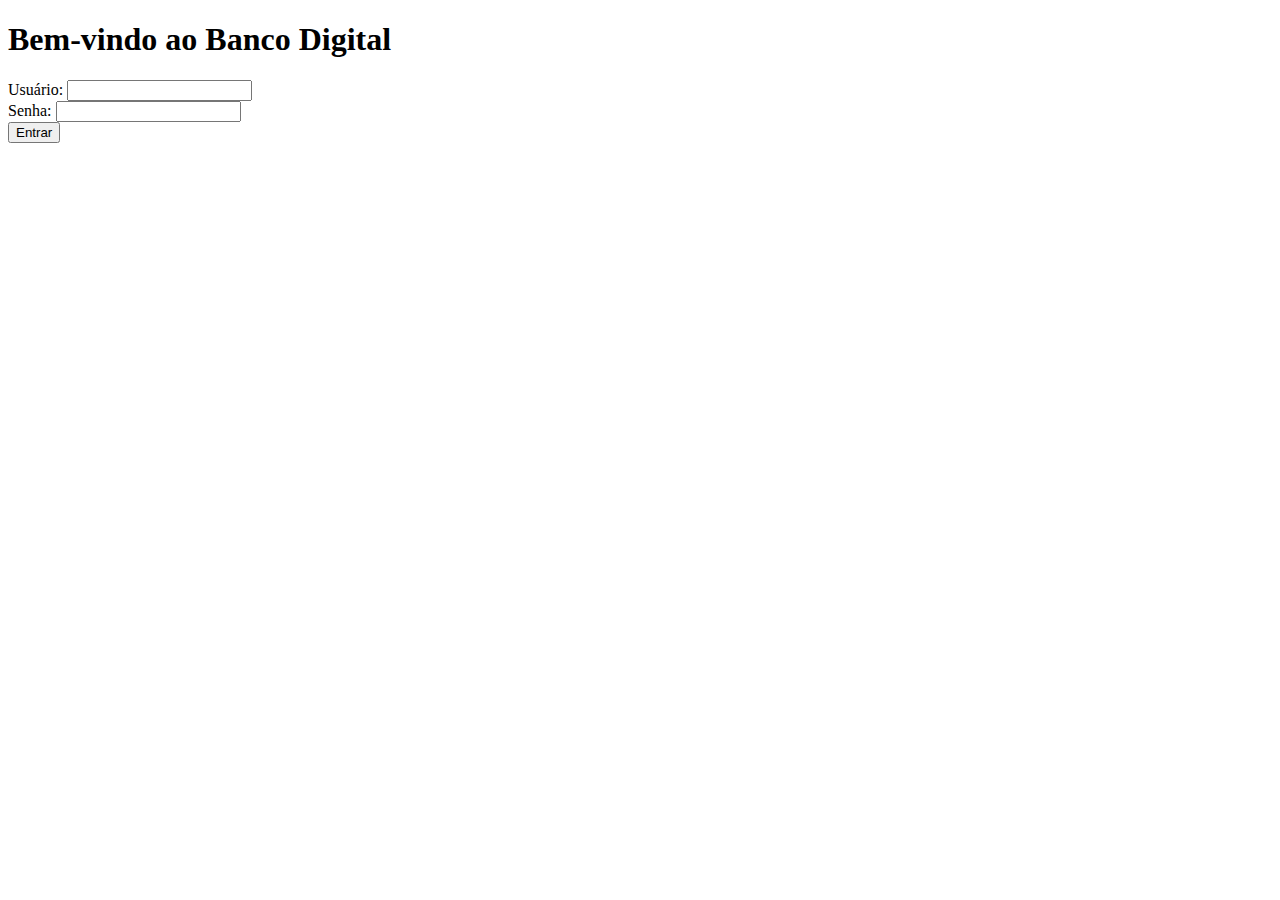
<file: view/index.html>
<!DOCTYPE html>
<html lang="pt-BR">
<head>
  <meta charset="UTF-8">
  <title>Login - ATM</title>
</head>
<body>
  <h1>Bem-vindo ao Banco Digital</h1>
  <form action="dashboard.html" method="GET">
    <label>Usuário: <input type="text" name="username" required></label><br>
    <label>Senha: <input type="password" name="password" required></label><br>
    <button type="submit">Entrar</button>
  </form>
</body>
</html>
</file>
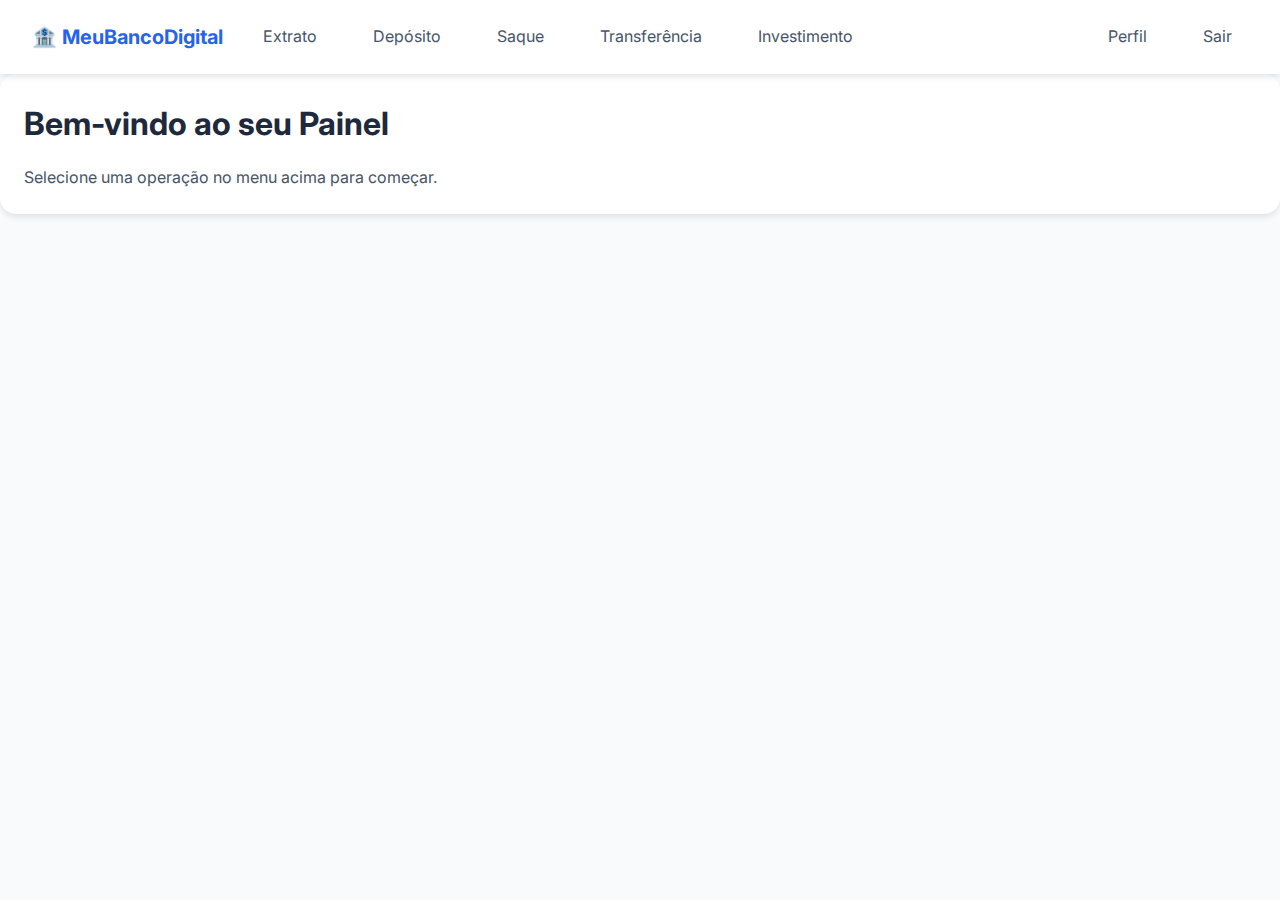
<file: view/dashboard.html>
<!DOCTYPE html>
<html lang="pt-BR">

<head>
  <meta charset="UTF-8">
  <meta name="viewport" content="width=device-width, initial-scale=1.0">
  <title>Painel - ATM</title>
  <link rel="stylesheet" href="style.css">
  <link href="https://fonts.googleapis.com/css2?family=Inter:wght@400;500;600;700&display=swap" rel="stylesheet">
</head>

<body>
  <nav class="navbar">
    <div class="navbar-left">
      <span class="logo">🏦 MeuBancoDigital</span>
      <a href="statement.html">Extrato</a>
      <a href="deposit.html">Depósito</a>
      <a href="withdraw.html">Saque</a>
      <a href="transfer.html">Transferência</a>
      <a href="investment.html">Investimento</a>
    </div>
    <div class="navbar-right">
      <a href="#">Perfil</a>
      <a href="index.html">Sair</a>
    </div>
  </nav>

  <main>
    <div class="card">
      <h1>Bem-vindo ao seu Painel</h1>
      <p>Selecione uma operação no menu acima para começar.</p>
    </div>
  </main>
</body>

</html>
</file>
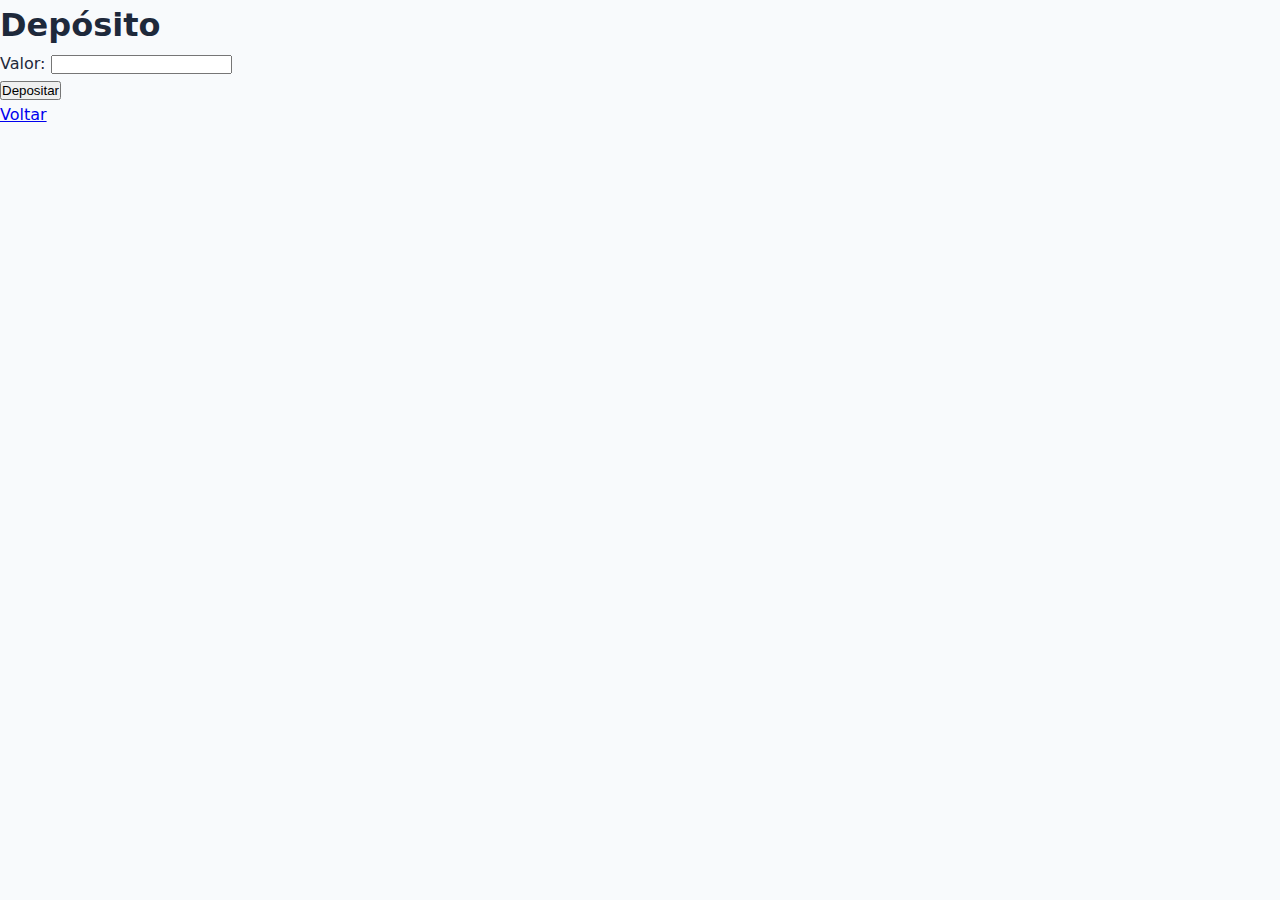
<file: view/deposit.html>
<!DOCTYPE html>
<html lang="pt-BR">
<head>
  <meta charset="UTF-8">
  <title>Depósito</title>
  <link rel="stylesheet" href="style.css">
</head>
<body>
  <h1>Depósito</h1>
  <form action="#" method="POST">
    <label>Valor: <input type="number" name="amount" required></label><br>
    <button type="submit">Depositar</button>
  </form>
  <a href="dashboard.html">Voltar</a>
</body>
</html>
</file>
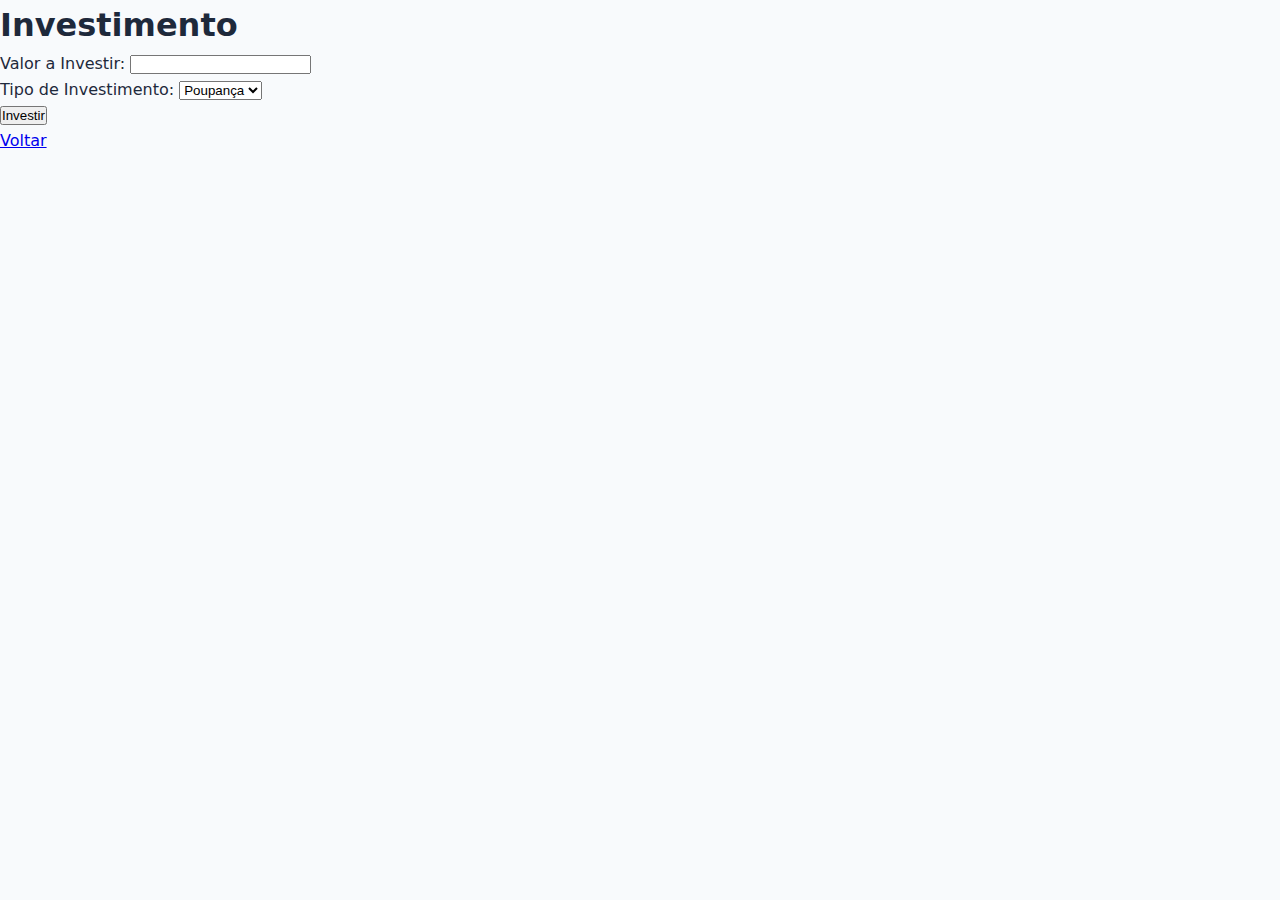
<file: view/investment.html>
<!DOCTYPE html>
<html lang="pt-BR">
<head>
  <meta charset="UTF-8">
  <title>Investimento</title>
  <link rel="stylesheet" href="style.css">
</head>
<body>
  <h1>Investimento</h1>
  <form action="#" method="POST">
    <label>Valor a Investir: <input type="number" name="amount" required></label><br>
    <label>Tipo de Investimento:
      <select name="type">
        <option>Poupança</option>
        <option>CDB</option>
        <option>Fundos</option>
      </select>
    </label><br>
    <button type="submit">Investir</button>
  </form>
  <a href="dashboard.html">Voltar</a>
</body>
</html>
</file>
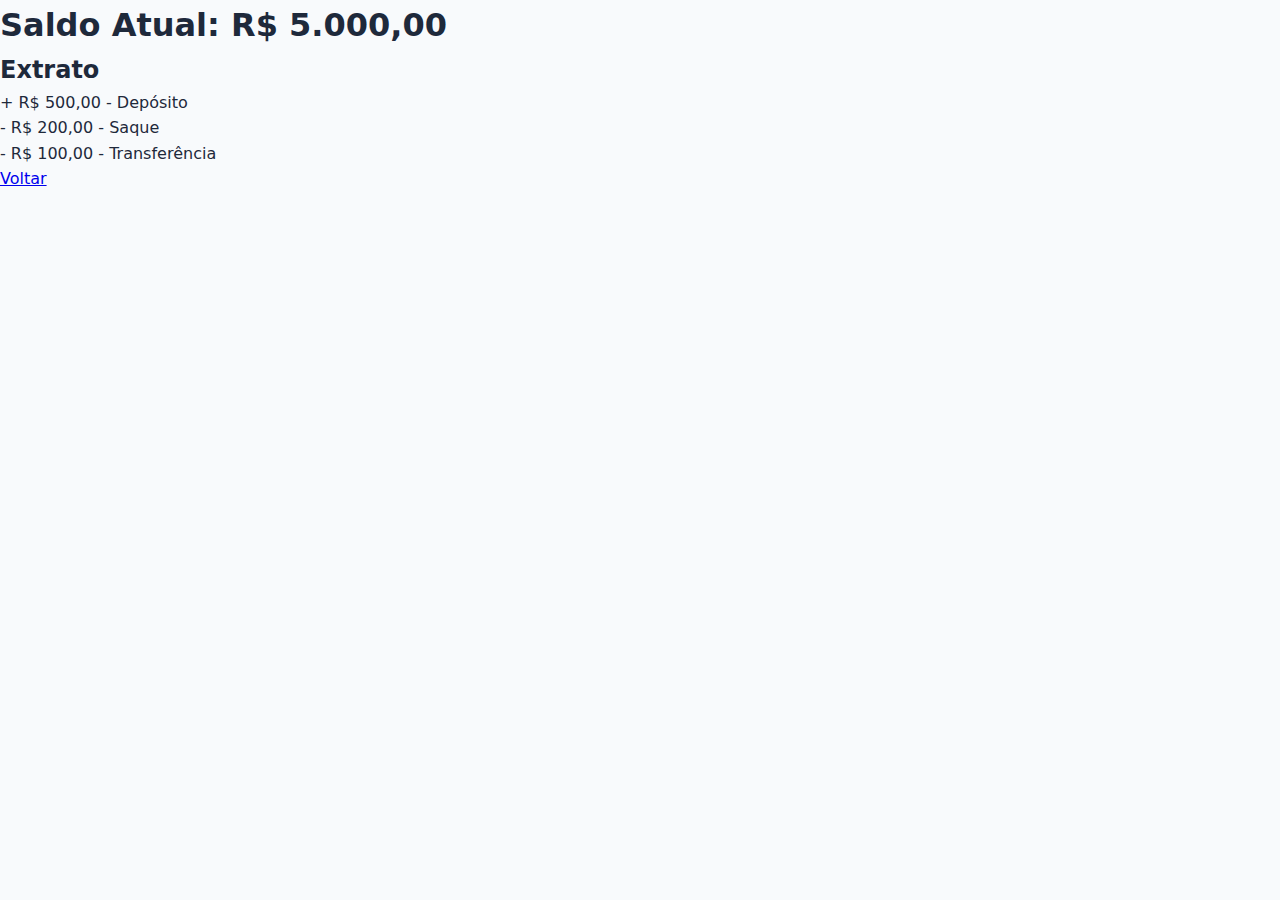
<file: view/statement.html>
<!DOCTYPE html>
<html lang="pt-BR">
<head>
  <meta charset="UTF-8">
  <title>Saldo e Extrato</title>
  <link rel="stylesheet" href="style.css">
</head>
<body>
  <h1>Saldo Atual: R$ 5.000,00</h1>
  <h2>Extrato</h2>
  <ul>
    <li>+ R$ 500,00 - Depósito</li>
    <li>- R$ 200,00 - Saque</li>
    <li>- R$ 100,00 - Transferência</li>
  </ul>
  <a href="dashboard.html">Voltar</a>
</body>
</html>
</file>
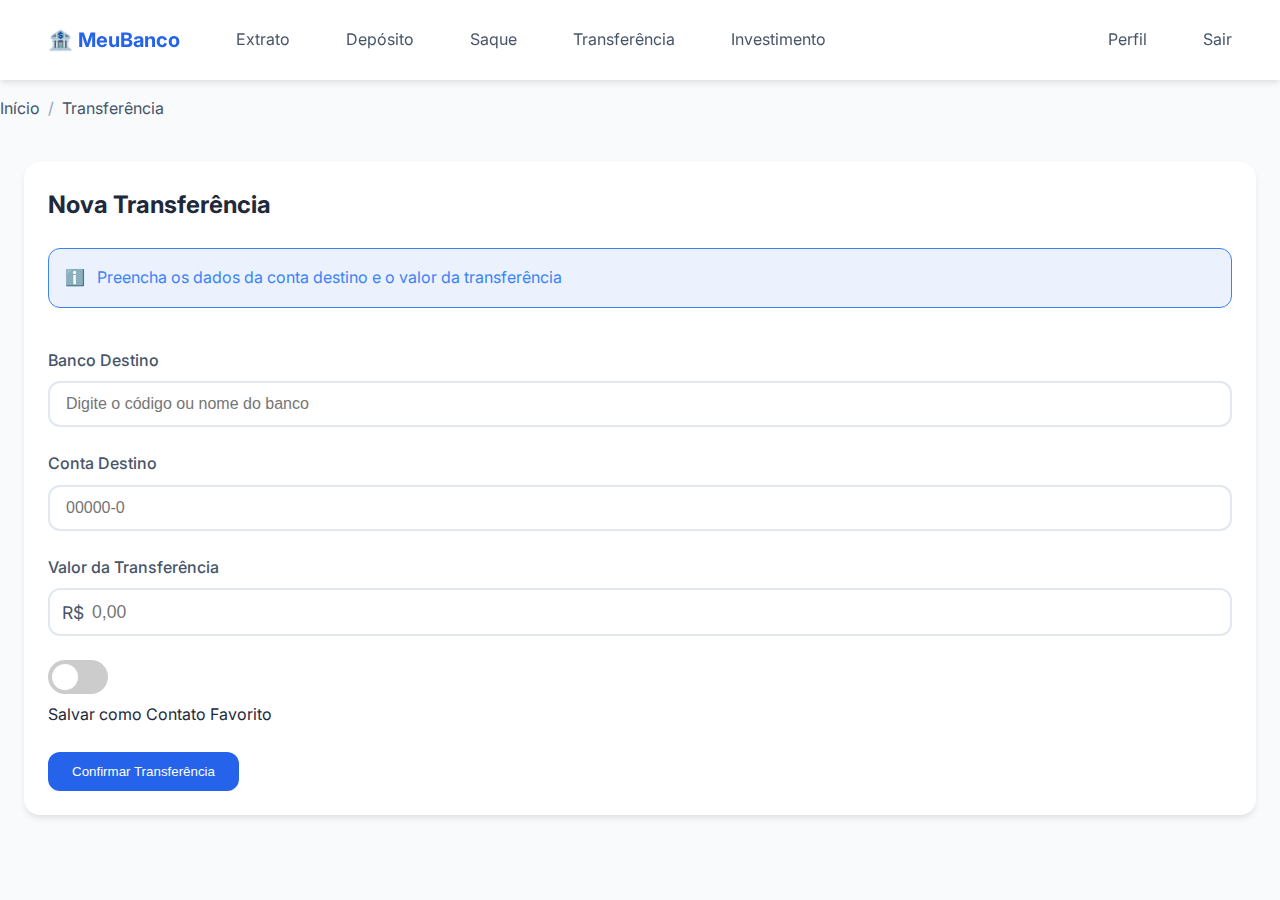
<file: view/transfer.html>
<!DOCTYPE html>
<html lang="pt-BR">

<head>
  <meta charset="UTF-8">
  <meta name="viewport" content="width=device-width, initial-scale=1.0">
  <title>Transferência</title>
  <link rel="stylesheet" href="style.css">
  <link href="https://fonts.googleapis.com/css2?family=Inter:wght@400;500;600;700&display=swap" rel="stylesheet">
</head>

<body>
  <!-- Menu Toggle para Mobile -->
  <div class="menu-toggle">
    <span></span>
    <span></span>
    <span></span>
  </div>

  <nav class="navbar">
    <div class="navbar-left">
      <a href="dashboard.html" class="logo" style="text-decoration: none;">🏦 MeuBanco</a>
      <a href="statement.html" data-tooltip="Ver extrato">Extrato</a>
      <a href="deposit.html" data-tooltip="Fazer depósito">Depósito</a>
      <a href="withdraw.html" data-tooltip="Realizar saque">Saque</a>
      <a href="transfer.html" data-tooltip="Fazer transferência">Transferência</a>
      <a href="investment.html" data-tooltip="Investir">Investimento</a>
    </div>
    <div class="navbar-right">
      <a href="#" data-tooltip="Seu perfil">Perfil</a>
      <a href="index.html" data-tooltip="Sair do sistema">Sair</a>
    </div>
  </nav>

  <!-- Breadcrumbs -->
  <div class="breadcrumbs">
    <a href="dashboard.html">Início</a>
    <span class="separator">/</span>
    <span>Transferência</span>
  </div>

  <main>
    <div class="card-grid">
      <!-- Formulário de Transferência -->
      <div class="card">
        <h2>Nova Transferência</h2>

        <div class="alert alert-info">
          Preencha os dados da conta destino e o valor da transferência
        </div>

        <form action="#" method="POST">
          <div class="form-group">
            <label for="bank">Banco Destino</label>
            <input type="text" id="bank" name="bank" class="form-control" required
              placeholder="Digite o código ou nome do banco" list="banks">
            <datalist id="banks">
              <option value="001 - Banco do Brasil">
              <option value="104 - Caixa Econômica">
              <option value="341 - Itaú">
              <option value="033 - Santander">
            </datalist>
          </div>

          <div class="form-group">
            <label for="account">Conta Destino</label>
            <input type="text" id="account" name="account" class="form-control" required pattern="[0-9]{5}-[0-9]{1}"
              placeholder="00000-0" title="Digite o número da conta no formato: 00000-0">
          </div>

          <div class="form-group">
            <label for="amount">Valor da Transferência</label>
            <div class="input-with-currency">
              <span class="currency-symbol">R$</span>
              <input type="number" id="amount" name="amount" class="form-control" min="0" step="0.01" required
                placeholder="0,00">
            </div>
          </div>

          <div class="form-group">
            <label class="switch">
              <input type="checkbox" name="save_contact">
              <span class="slider"></span>
            </label>
            <span>Salvar como Contato Favorito</span>
          </div>

          <button type="submit" class="btn-primary" data-tooltip="Clique para confirmar a transferência">
            Confirmar Transferência
          </button>
        </form>
      </div>
    </div>
  </main>

  <script>
    function useContact(bank, account) {
      document.getElementById('bank').value = bank;
      document.getElementById('account').value = account;
    }
  </script>
</body>

</html>
</file>
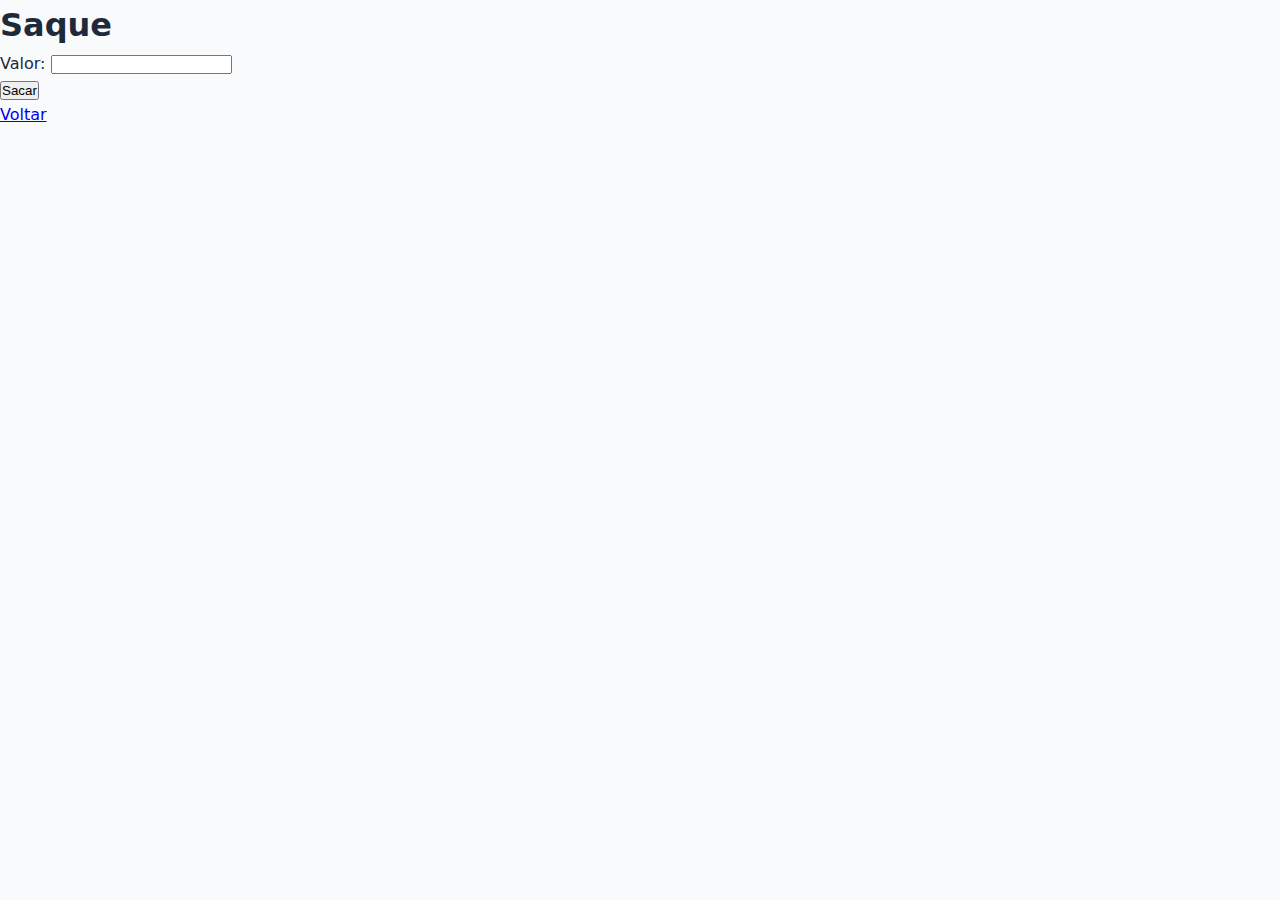
<file: view/withdraw.html>
<!DOCTYPE html>
<html lang="pt-BR">
<head>
  <meta charset="UTF-8">
  <title>Saque</title>
  <link rel="stylesheet" href="style.css">
</head>
<body>
  <h1>Saque</h1>
  <form action="#" method="POST">
    <label>Valor: <input type="number" name="amount" required></label><br>
    <button type="submit">Sacar</button>
  </form>
  <a href="dashboard.html">Voltar</a>
</body>
</html>
</file>
<file: view/style.css>
:root {
  /* Cores principais */
  --primary-color: #2563eb;
  --primary-hover: #1d4ed8;
  --secondary-color: #64748b;
  --accent-color: #f59e0b;
  --success-color: #10b981;
  --error-color: #ef4444;
  --warning-color: #f59e0b;
  --info-color: #3b82f6;

  /* Backgrounds e Cards */
  --background-color: #f8fafc;
  --card-background: #ffffff;
  --gradient-primary: linear-gradient(135deg, #2563eb 0%, #1d4ed8 100%);
  --gradient-secondary: linear-gradient(135deg, #64748b 0%, #475569 100%);

  /* Texto */
  --text-primary: #1e293b;
  --text-secondary: #475569;
  --text-light: #94a3b8;

  /* Bordas e Sombras */
  --border-radius: 12px;
  --border-radius-lg: 16px;
  --border-radius-sm: 8px;
  --shadow-sm: 0 1px 2px rgba(0, 0, 0, 0.05);
  --shadow-md: 0 4px 6px -1px rgba(0, 0, 0, 0.1);
  --shadow-lg: 0 10px 15px -3px rgba(0, 0, 0, 0.1);

  /* Animações */
  --transition: all 0.3s ease;
}

/* Reset e Base */
* {
  margin: 0;
  padding: 0;
  box-sizing: border-box;
}

body {
  font-family: "Inter", system-ui, -apple-system, sans-serif;
  background-color: var(--background-color);
  color: var(--text-primary);
  line-height: 1.6;
  min-height: 100vh;
  display: flex;
  flex-direction: column;
}

/* Navbar e Menu Mobile */
.navbar {
  background-color: var(--card-background);
  display: flex;
  justify-content: space-between;
  align-items: center;
  padding: 1rem 2rem;
  box-shadow: var(--shadow-md);
  position: sticky;
  top: 0;
  z-index: 100;
}

.navbar-left,
.navbar-right {
  display: flex;
  align-items: center;
  gap: 1.5rem;
}

.navbar .logo {
  font-weight: 700;
  font-size: 1.25rem;
  color: var(--primary-color);
  display: flex;
  align-items: center;
  gap: 0.5rem;
}

.navbar a {
  color: var(--text-secondary);
  text-decoration: none;
  padding: 0.5rem 1rem;
  border-radius: var(--border-radius);
  transition: var(--transition);
  position: relative;
}

.navbar a:hover {
  color: var(--primary-color);
  background-color: rgba(37, 99, 235, 0.1);
}

/* Badges */
.badge {
  padding: 0.25rem 0.75rem;
  border-radius: var(--border-radius-sm);
  font-size: 0.75rem;
  font-weight: 600;
  text-transform: uppercase;
  display: inline-block;
}

.badge.success {
  background-color: var(--success-color);
  color: white;
}

.badge.danger {
  background-color: var(--error-color);
  color: white;
}

.badge.warning {
  background-color: var(--warning-color);
  color: white;
}

.badge.info {
  background-color: var(--info-color);
  color: white;
}

/* Tooltips */
[data-tooltip] {
  position: relative;
}

[data-tooltip]:before {
  content: attr(data-tooltip);
  position: absolute;
  bottom: 100%;
  left: 50%;
  transform: translateX(-50%);
  padding: 0.5rem 1rem;
  background: var(--text-primary);
  color: white;
  border-radius: var(--border-radius-sm);
  font-size: 0.875rem;
  white-space: nowrap;
  opacity: 0;
  visibility: hidden;
  transition: var(--transition);
}

[data-tooltip]:hover:before {
  opacity: 1;
  visibility: visible;
}

/* Grid de Cards */
.card-grid {
  display: grid;
  grid-template-columns: repeat(auto-fit, minmax(300px, 1fr));
  gap: 1.5rem;
  padding: 1.5rem;
}

.card {
  background: var(--card-background);
  border-radius: var(--border-radius-lg);
  padding: 1.5rem;
  box-shadow: var(--shadow-md);
  transition: var(--transition);
}

.card:hover {
  transform: translateY(-2px);
  box-shadow: var(--shadow-lg);
}

/* Timeline Vertical */
.timeline {
  position: relative;
  padding: 2rem 0;
}

.timeline:before {
  content: "";
  position: absolute;
  left: 0;
  top: 0;
  height: 100%;
  width: 2px;
  background: var(--primary-color);
}

.timeline-item {
  position: relative;
  padding-left: 2rem;
  margin-bottom: 2rem;
}

.timeline-item:before {
  content: "";
  position: absolute;
  left: -5px;
  top: 0;
  width: 12px;
  height: 12px;
  border-radius: 50%;
  background: var(--primary-color);
}

/* Formulários Modernos */
.form-group {
  margin-bottom: 1.5rem;
  position: relative;
}

.form-group label {
  display: block;
  margin-bottom: 0.5rem;
  color: var(--text-secondary);
  font-weight: 500;
}

.form-control {
  width: 100%;
  padding: 0.75rem 1rem;
  border: 2px solid #e2e8f0;
  border-radius: var(--border-radius);
  transition: var(--transition);
  font-size: 1rem;
}

.form-control:focus {
  outline: none;
  border-color: var(--primary-color);
  box-shadow: 0 0 0 3px rgba(37, 99, 235, 0.1);
}

/* Switch */
.switch {
  position: relative;
  display: inline-block;
  width: 60px;
  height: 34px;
}

.switch input {
  opacity: 0;
  width: 0;
  height: 0;
}

.slider {
  position: absolute;
  cursor: pointer;
  top: 0;
  left: 0;
  right: 0;
  bottom: 0;
  background-color: #ccc;
  transition: var(--transition);
  border-radius: 34px;
}

.slider:before {
  position: absolute;
  content: "";
  height: 26px;
  width: 26px;
  left: 4px;
  bottom: 4px;
  background-color: white;
  transition: var(--transition);
  border-radius: 50%;
}

input:checked + .slider {
  background-color: var(--primary-color);
}

input:checked + .slider:before {
  transform: translateX(26px);
}

/* Mensagens de Feedback */
.alert {
  padding: 1rem;
  border-radius: var(--border-radius);
  margin-bottom: 1rem;
  display: flex;
  align-items: center;
  gap: 0.5rem;
}

.alert-success {
  background-color: rgba(16, 185, 129, 0.1);
  color: var(--success-color);
  border: 1px solid var(--success-color);
}

.alert-error {
  background-color: rgba(239, 68, 68, 0.1);
  color: var(--error-color);
  border: 1px solid var(--error-color);
}

/* Breadcrumbs */
.breadcrumbs {
  display: flex;
  align-items: center;
  gap: 0.5rem;
  padding: 1rem 0;
  color: var(--text-secondary);
}

.breadcrumbs a {
  color: var(--text-secondary);
  text-decoration: none;
}

.breadcrumbs a:hover {
  color: var(--primary-color);
}

.breadcrumbs .separator {
  color: var(--text-light);
}

/* Menu Hamburguer */
.menu-toggle {
  display: none;
  flex-direction: column;
  gap: 6px;
  cursor: pointer;
  padding: 0.5rem;
}

.menu-toggle span {
  width: 25px;
  height: 2px;
  background-color: var(--text-primary);
  transition: var(--transition);
}

/* Responsividade */
@media (max-width: 768px) {
  .menu-toggle {
    display: flex;
  }

  .navbar-left,
  .navbar-right {
    display: none;
  }

  .navbar-left.active,
  .navbar-right.active {
    display: flex;
    flex-direction: column;
    position: absolute;
    top: 100%;
    left: 0;
    right: 0;
    background: var(--card-background);
    padding: 1rem;
    box-shadow: var(--shadow-md);
  }

  .card-grid {
    grid-template-columns: 1fr;
  }

  .timeline {
    padding-left: 1rem;
  }
}

/* Tabela Responsiva */
.table-responsive {
  overflow-x: auto;
  margin: 1rem 0;
}

table {
  width: 100%;
  border-collapse: collapse;
  margin: 1rem 0;
}

th,
td {
  padding: 1rem;
  text-align: left;
  border-bottom: 1px solid #e2e8f0;
}

th {
  font-weight: 600;
  color: var(--text-secondary);
  background-color: #f8fafc;
}

td {
  color: var(--text-primary);
}

tr:hover {
  background-color: #f1f5f9;
}

/* Validação Visual */
.form-control:invalid {
  border-color: var(--error-color);
}

.form-control:valid {
  border-color: var(--success-color);
}

/* NOVOS ESTILOS para input com símbolo de moeda */
.input-with-currency {
  display: flex;
  align-items: center;
  border: 2px solid #e2e8f0; /* Borda padrão, como .form-control */
  border-radius: var(--border-radius);
  padding: 0 0.75rem; /* Padding horizontal para o container */
  height: 48px; /* Altura consistente */
  background-color: white; /* Fundo branco como os inputs */
  transition: var(--transition);
}

.input-with-currency .currency-symbol {
  color: var(--text-secondary);
  font-size: 1.1rem;
  margin-right: 0.5rem; /* Espaço entre R$ e o input */
  line-height: 1; /* Para melhor alinhamento vertical */
}

.input-with-currency input.form-control {
  border: none; /* Remove borda do input, pois o container já tem */
  padding: 0; /* Remove padding interno do input */
  flex-grow: 1; /* Input ocupa o espaço restante */
  height: 100%; /* Input ocupa toda a altura do container */
  background-color: transparent; /* Input com fundo transparente */
  font-size: 1.1rem;
  outline: none; /* Remove outline do input */
}

/* Estilização de foco para o container */
.input-with-currency:focus-within {
  border-color: var(--primary-color);
  box-shadow: 0 0 0 3px rgba(37, 99, 235, 0.1);
}

/* Estilização de validação para o container */
.input-with-currency input.form-control:invalid,
.input-with-currency input.form-control:valid {
  /* A borda do container já está como padrão */
}

.input-with-currency input.form-control:focus:invalid ~ .input-with-currency,
.input-with-currency:has(input.form-control:focus:invalid) {
  border-color: var(--error-color);
  box-shadow: 0 0 0 3px rgba(239, 68, 68, 0.1);
}

.input-with-currency input.form-control:focus:valid ~ .input-with-currency,
.input-with-currency:has(input.form-control:focus:valid) {
  border-color: var(--success-color);
  box-shadow: 0 0 0 3px rgba(16, 185, 129, 0.1);
}

/* Manter o estilo de borda de erro/sucesso padrão para outros form-controls */
.form-control:invalid,
.form-control:valid {
  border-color: #e2e8f0;
}

.form-control:focus:invalid {
  border-color: var(--error-color);
  box-shadow: none;
}

.form-control:focus:valid {
  border-color: var(--success-color);
}

/* Sidebar */
.sidebar {
  position: fixed;
  left: -300px;
  top: 0;
  width: 300px;
  height: 100vh;
  background: var(--card-background);
  padding: 2rem;
  box-shadow: var(--shadow-lg);
  transition: var(--transition);
  z-index: 1000;
}

.sidebar.active {
  left: 0;
}

/* Gradientes e Sombras */
.shadow-hover {
  transition: var(--transition);
}

.shadow-hover:hover {
  box-shadow: var(--shadow-lg);
}

/* Botões */
.btn-primary {
  background: var(--primary-color);
  color: white;
  border: none;
  padding: 0.75rem 1.5rem;
  border-radius: var(--border-radius);
  cursor: pointer;
  font-weight: 500;
  transition: var(--transition);
}

.btn-primary:hover {
  background: var(--primary-hover);
}

.btn-secondary {
  background: var(--secondary-color);
  color: white;
  border: none;
  padding: 0.75rem 1.5rem;
  border-radius: var(--border-radius);
  cursor: pointer;
  font-weight: 500;
  transition: var(--transition);
}

.btn-secondary:hover {
  background: var(--text-secondary);
}

/* Saldo */
.balance {
  font-size: 2rem;
  font-weight: 700;
  color: var(--primary-color);
  margin-bottom: 1.5rem;
  text-align: center;
}

/* Transações */
.transaction-amount {
  font-weight: 600;
}

.transaction-amount.positive {
  color: var(--success-color);
}

.transaction-amount.negative {
  color: var(--error-color);
}

/* Contatos Favoritos */
.favorite-contacts {
  display: flex;
  flex-direction: column;
  gap: 1rem;
}

.contact-item {
  background: var(--background-color);
  padding: 1rem;
  border-radius: var(--border-radius);
  border: 1px solid var(--text-light);
}

.contact-item h4 {
  margin-bottom: 0.5rem;
  color: var(--text-primary);
}

.contact-item p {
  color: var(--text-secondary);
  margin-bottom: 0.25rem;
}

/* Cards de Investimento */
.card-grid {
  display: grid;
  grid-template-columns: repeat(auto-fit, minmax(300px, 1fr));
  gap: 1.5rem;
  padding: 1.5rem;
}

.card {
  background: var(--card-background);
  border-radius: var(--border-radius-lg);
  padding: 1.5rem;
  box-shadow: var(--shadow-md);
  transition: var(--transition);
}

.card:hover {
  transform: translateY(-2px);
  box-shadow: var(--shadow-lg);
}

/* Formulários */
.form-group {
  margin-bottom: 1.5rem;
}

.form-group label {
  display: block;
  margin-bottom: 0.5rem;
  color: var(--text-secondary);
  font-weight: 500;
}

.form-control {
  width: 100%;
  padding: 0.75rem 1rem;
  border: 2px solid #e2e8f0;
  border-radius: var(--border-radius);
  transition: var(--transition);
  font-size: 1rem;
}

.form-control:focus {
  outline: none;
  border-color: var(--primary-color);
  box-shadow: 0 0 0 3px rgba(37, 99, 235, 0.1);
}

/* Seções de Informação */
.info-section {
  margin-bottom: 1.5rem;
  padding: 1rem;
  background: var(--background-color);
  border-radius: var(--border-radius);
}

.info-section h3 {
  color: var(--text-primary);
  margin-bottom: 0.75rem;
  font-size: 1.1rem;
}

.info-section ul {
  list-style: none;
  padding: 0;
}

.info-section li {
  color: var(--text-secondary);
  margin-bottom: 0.5rem;
  padding-left: 1.5rem;
  position: relative;
}

.info-section li:before {
  content: "•";
  position: absolute;
  left: 0;
  color: var(--primary-color);
}

/* Alertas */
.alert {
  padding: 1rem;
  border-radius: var(--border-radius);
  margin-bottom: 1.5rem;
  display: flex;
  align-items: center;
  gap: 0.75rem;
}

.alert-info {
  background-color: rgba(59, 130, 246, 0.1);
  color: var(--info-color);
  border: 1px solid var(--info-color);
}

.alert-info:before {
  content: "ℹ️";
}

/* Melhorias nos Cards */
.card {
  background: var(--card-background);
  border-radius: var(--border-radius-lg);
  padding: 1.5rem;
  box-shadow: var(--shadow-md);
  transition: var(--transition);
  display: flex;
  flex-direction: column;
  gap: 1rem;
}

.card h2 {
  color: var(--text-primary);
  font-size: 1.5rem;
  margin-bottom: 0.5rem;
}

.card p {
  color: var(--text-secondary);
  line-height: 1.6;
}

/* Cards de Investimento Específicos */
.investment-card {
  background: var(--card-background);
  color: var(--text-primary);
  transition: background 0.3s, color 0.3s, box-shadow 0.3s, transform 0.3s;
}

.investment-card h2,
.investment-card p {
  color: inherit;
  transition: color 0.3s;
}

.investment-card .btn-primary {
  background-color: var(--primary-color);
  color: white;
  border: none;
  transition: background-color 0.3s, color 0.3s, border-color 0.3s;
}

.investment-card:hover {
  background: var(--primary-color);
  color: white;
  box-shadow: var(--shadow-lg);
  transform: translateY(-5px);
}
.investment-card:hover h2,
.investment-card:hover p {
  color: white;
}
.investment-card:hover .btn-primary {
  background-color: white;
  color: var(--primary-color);
}

/* Remover qualquer regra antiga de .gradient-card relacionada a investimento */
.gradient-card.investment-card,
.gradient-card.investment-card:hover,
.gradient-card .btn-primary,
.gradient-card.investment-card:hover .btn-primary {
  background: unset !important;
  color: unset !important;
  box-shadow: unset !important;
  border: unset !important;
  transform: unset !important;
}
</file>
